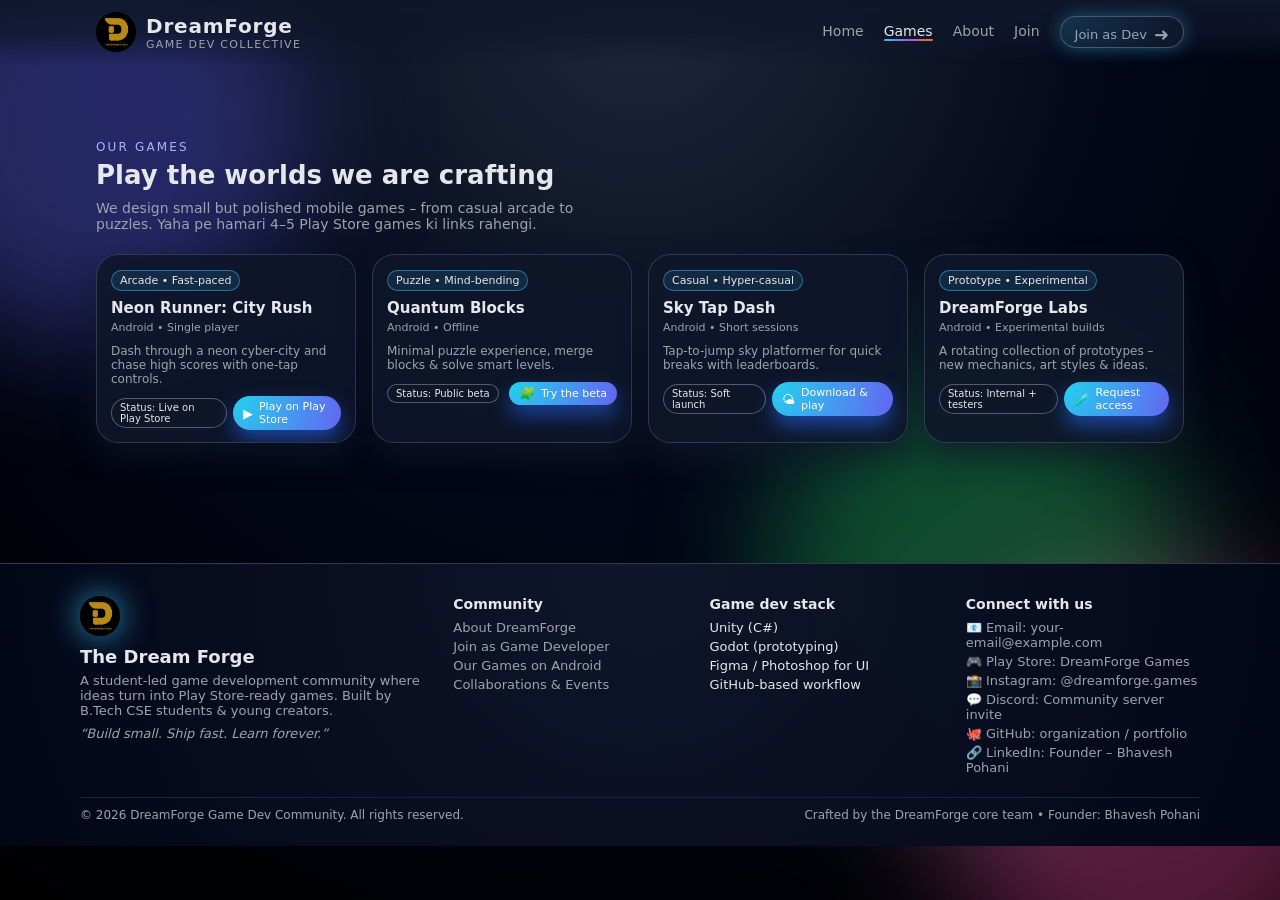
<file: games.html>
<!DOCTYPE html>
<html lang="en">
<head>
  <meta charset="UTF-8">
  <title>DreamForge - Games</title>
  <link rel="stylesheet" href="style.css">
</head>
<body>

  <div class="bg-orbit" aria-hidden="true">
    <div class="bg-blob"></div>
    <div class="bg-blob"></div>
    <div class="bg-blob"></div>
  </div>

 <header class="navbar">
  <div class="nav-inner">
    <!-- LEFT : LOGO + TEXT -->
    <div class="brand">
      <div class="brand-logo">
        <img src="img.jpg" alt="The Dream Forge logo">
      </div>
      <div>
        <div class="brand-text-main">DreamForge</div>
        <div class="brand-text-sub">Game Dev Collective</div>
      </div>
    </div>

    <!-- RIGHT : NAV LINKS -->
    <nav class="nav-links">
      <a href="index.html" >Home</a>
      <a href="games.html" class="active">Games</a>
      <a href="about.html">About</a>
      <a href="join.html">Join</a>
      <a class="nav-cta" href="join.html">
        Join as Dev
        <span>➜</span>
      </a>
    </nav>
  </div>
</header>


  <main class="container">
    <!-- PANEL: GAMES -->
    <section id="games" class="panel">
      <div class="section-label">Our Games</div>
      <div class="section-title">Play the worlds we are crafting</div>
      <div class="section-sub">
        We design small but polished mobile games – from casual arcade to puzzles.
        Yaha pe hamari 4–5 Play Store games ki links rahengi.
      </div>

      <div class="games-grid">
        <!-- GAME 1 -->
        <article class="game-card">
          <div class="game-tag">Arcade • Fast-paced</div>
          <h3 class="game-title">Neon Runner: City Rush</h3>
          <div class="game-meta">Android • Single player</div>
          <p class="game-desc">
            Dash through a neon cyber-city and chase high scores with one-tap controls.
          </p>
          <div class="game-footer">
            <div class="pill-small">Status: Live on Play Store</div>
            <a class="btn-mini" href="YOUR_PLAY_STORE_LINK_1" target="_blank" rel="noopener">
              <span>▶</span> Play on Play Store
            </a>
          </div>
        </article>

        <!-- GAME 2 -->
        <article class="game-card">
          <div class="game-tag">Puzzle • Mind-bending</div>
          <h3 class="game-title">Quantum Blocks</h3>
          <div class="game-meta">Android • Offline</div>
          <p class="game-desc">
            Minimal puzzle experience, merge blocks & solve smart levels.
          </p>
          <div class="game-footer">
            <div class="pill-small">Status: Public beta</div>
            <a class="btn-mini" href="YOUR_PLAY_STORE_LINK_2" target="_blank" rel="noopener">
              <span>🧩</span> Try the beta
            </a>
          </div>
        </article>

        <!-- GAME 3 -->
        <article class="game-card">
          <div class="game-tag">Casual • Hyper-casual</div>
          <h3 class="game-title">Sky Tap Dash</h3>
          <div class="game-meta">Android • Short sessions</div>
          <p class="game-desc">
            Tap-to-jump sky platformer for quick breaks with leaderboards.
          </p>
          <div class="game-footer">
            <div class="pill-small">Status: Soft launch</div>
            <a class="btn-mini" href="YOUR_PLAY_STORE_LINK_3" target="_blank" rel="noopener">
              <span>🌤</span> Download & play
            </a>
          </div>
        </article>

        <!-- GAME 4 -->
        <article class="game-card">
          <div class="game-tag">Prototype • Experimental</div>
          <h3 class="game-title">DreamForge Labs</h3>
          <div class="game-meta">Android • Experimental builds</div>
          <p class="game-desc">
            A rotating collection of prototypes – new mechanics, art styles & ideas.
          </p>
          <div class="game-footer">
            <div class="pill-small">Status: Internal + testers</div>
            <a class="btn-mini" href="YOUR_PLAY_STORE_LINK_4" target="_blank" rel="noopener">
              <span>🧪</span> Request access
            </a>
          </div>
        </article>
      </div>
    </section>
  </main>
  <!-- BIG FOOTER (reused on all pages) -->
  <!-- BIG FOOTER (single instance) -->
<footer class="site-footer">
  <div class="footer-inner">
    <div class="footer-col footer-brand-col">
      <div class="brand-logo footer-logo">
        <img src="img.jpg" alt="The Dream Forge logo">
      </div>
      <h3>The Dream Forge</h3>
      <p>
        A student-led game development community where ideas turn into
        Play Store-ready games. Built by B.Tech CSE students & young creators.
      </p>
      <p class="footer-tagline">“Build small. Ship fast. Learn forever.”</p>
    </div>

    <div class="footer-col">
      <h4>Community</h4>
      <ul>
        <li><a href="about.html">About DreamForge</a></li>
        <li><a href="join.html">Join as Game Developer</a></li>
        <li><a href="games.html">Our Games on Android</a></li>
        <li><a href="contact.html">Collaborations & Events</a></li>
      </ul>
    </div>

    <div class="footer-col">
      <h4>Game dev stack</h4>
      <ul>
        <li>Unity (C#)</li>
        <li>Godot (prototyping)</li>
        <li>Figma / Photoshop for UI</li>
        <li>GitHub-based workflow</li>
      </ul>
    </div>

    <div class="footer-col">
      <h4>Connect with us</h4>
      <ul>
        <li><a href="mailto:your-email@example.com">📧 Email: your-email@example.com</a></li>
        <li><a href="#" target="_blank">🎮 Play Store: DreamForge Games</a></li>
        <li><a href="#" target="_blank">📸 Instagram: @dreamforge.games</a></li>
        <li><a href="#" target="_blank">💬 Discord: Community server invite</a></li>
        <li><a href="#" target="_blank">🐙 GitHub: organization / portfolio</a></li>
        <li><a href="#" target="_blank">🔗 LinkedIn: Founder – Bhavesh Pohani</a></li>
      </ul>
    </div>
  </div>

  <div class="footer-bottom">
    <span>© <span id="year"></span> DreamForge Game Dev Community. All rights reserved.</span>
    <span>Crafted by the DreamForge core team • Founder: Bhavesh Pohani</span>
  </div>
</footer>


  <script src="script.js"></script>
</body>
</html>
</file>
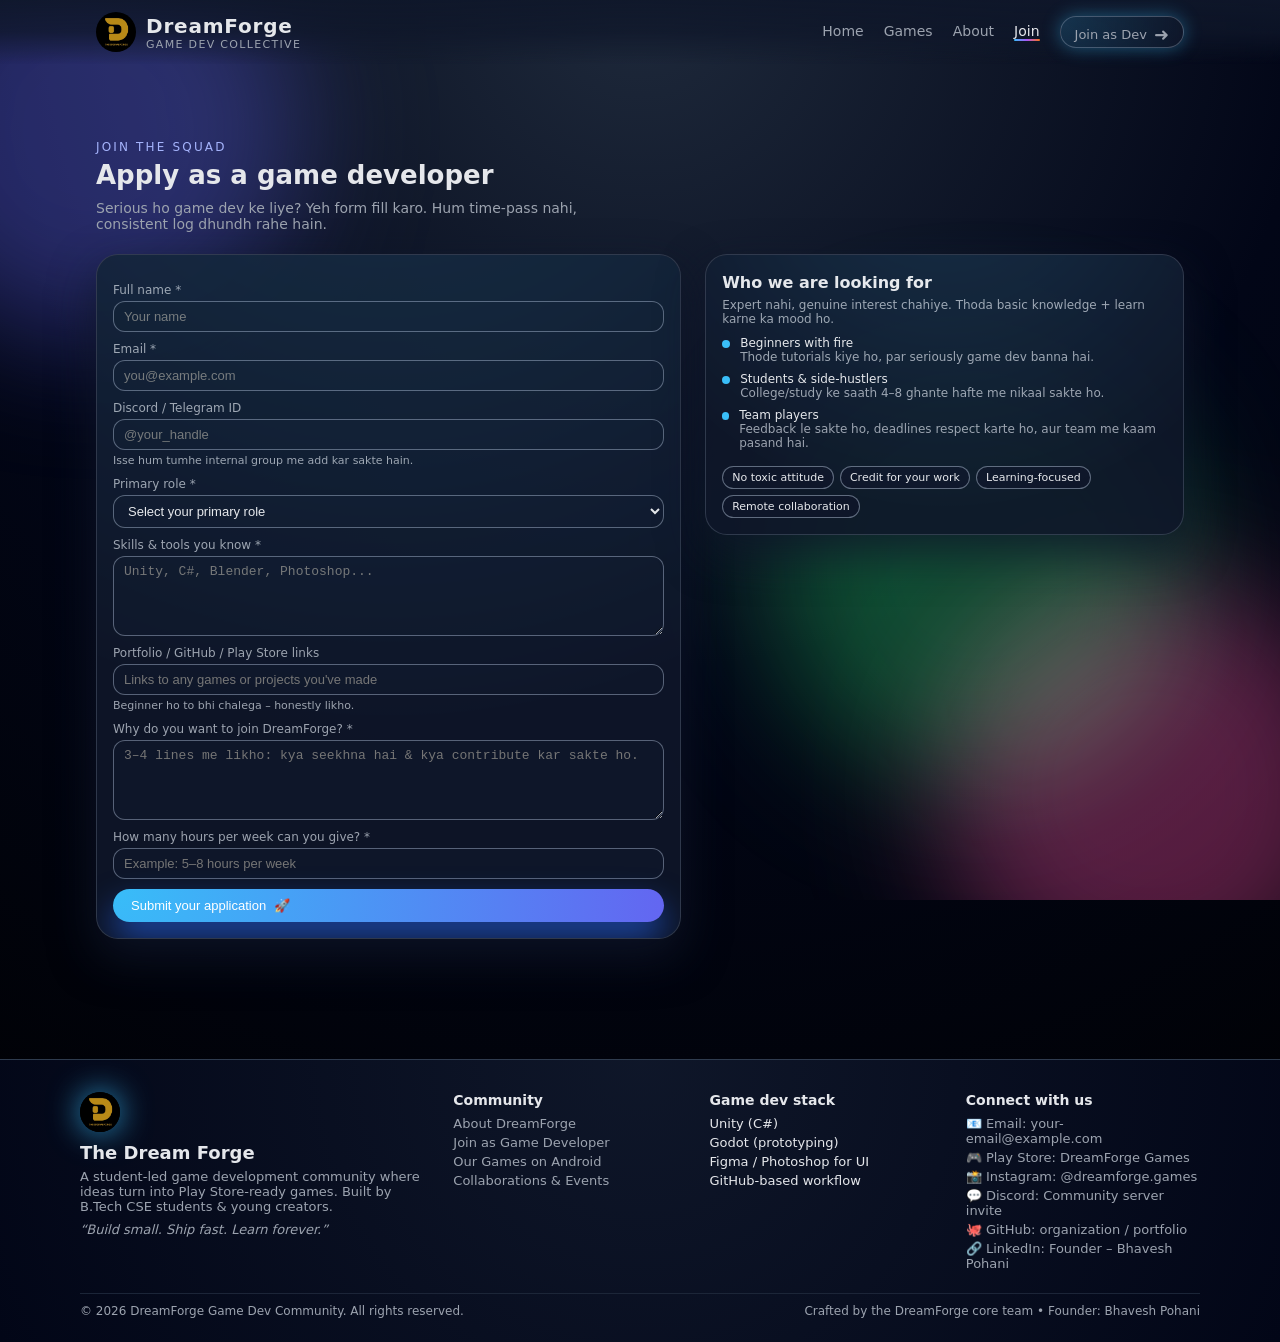
<file: join.html>
<!DOCTYPE html>
<html lang="en">
<head>
  <meta charset="UTF-8">
  <title>Join DreamForge</title>
  <link rel="stylesheet" href="style.css">
</head>
<body>

  <div class="bg-orbit" aria-hidden="true">
    <div class="bg-blob"></div>
    <div class="bg-blob"></div>
    <div class="bg-blob"></div>
  </div>

  <header class="navbar">
  <div class="nav-inner">
    <!-- LEFT : LOGO + TEXT -->
    <div class="brand">
      <div class="brand-logo">
        <img src="img.jpg" alt="The Dream Forge logo">
      </div>
      <div>
        <div class="brand-text-main">DreamForge</div>
        <div class="brand-text-sub">Game Dev Collective</div>
      </div>
    </div>

    <!-- RIGHT : NAV LINKS -->
    <nav class="nav-links">
      <a href="index.html" >Home</a>
      <a href="games.html">Games</a>
      <a href="about.html">About</a>
      <a href="join.html" class="active">Join</a>
      <a class="nav-cta" href="join.html">
        Join as Dev
        <span>➜</span>
      </a>
    </nav>
  </div>
</header>


  <main class="container">
    <!-- PANEL: JOIN / APPLY -->
    <section id="join" class="panel">
      <div class="section-label">Join the Squad</div>
      <div class="section-title">Apply as a game developer</div>
      <div class="section-sub">
        Serious ho game dev ke liye? Yeh form fill karo. Hum time-pass nahi, 
        consistent log dhundh rahe hain.
      </div>

      <div class="form-grid">
        <article class="card">
          <div class="card-highlight"></div>
          <form id="join-form" class="form" onsubmit="return false;">
            <div class="field">
              <label for="name">Full name *</label>
              <input id="name" name="name" placeholder="Your name" required />
              <div class="error" id="error-name">Please enter your name.</div>
            </div>

            <div class="field">
              <label for="email">Email *</label>
              <input id="email" name="email" type="email" placeholder="you@example.com" required />
              <div class="error" id="error-email">Please enter a valid email.</div>
            </div>

            <div class="field">
              <label for="discord">Discord / Telegram ID</label>
              <input id="discord" name="discord" placeholder="@your_handle" />
              <div class="hint">Isse hum tumhe internal group me add kar sakte hain.</div>
            </div>

            <div class="field">
              <label for="role">Primary role *</label>
              <select id="role" name="role" required>
                <option value="">Select your primary role</option>
                <option value="game-dev">Game Developer (Unity / Unreal / Godot)</option>
                <option value="programmer">Programmer (C#, C++, scripting)</option>
                <option value="designer">Game Designer / Level Designer</option>
                <option value="artist">2D/3D Artist / UI Artist</option>
                <option value="sound">Sound / Music</option>
                <option value="other">Other – I just love games</option>
              </select>
              <div class="error" id="error-role">Please select a role.</div>
            </div>

            <div class="field">
              <label for="skills">Skills & tools you know *</label>
              <textarea id="skills" name="skills" placeholder="Unity, C#, Blender, Photoshop..."></textarea>
              <div class="error" id="error-skills">Please write a few lines about your skills.</div>
            </div>

            <div class="field">
              <label for="portfolio">Portfolio / GitHub / Play Store links</label>
              <input id="portfolio" name="portfolio" placeholder="Links to any games or projects you've made" />
              <div class="hint">Beginner ho to bhi chalega – honestly likho.</div>
            </div>

            <div class="field">
              <label for="reason">Why do you want to join DreamForge? *</label>
              <textarea
                id="reason"
                name="reason"
                placeholder="3–4 lines me likho: kya seekhna hai & kya contribute kar sakte ho."
              ></textarea>
              <div class="error" id="error-reason">Please share your reason in a few lines.</div>
            </div>

            <div class="field">
              <label for="time">How many hours per week can you give? *</label>
              <input id="time" name="time" placeholder="Example: 5–8 hours per week" />
              <div class="error" id="error-time">Please mention a realistic time commitment.</div>
            </div>

            <button class="btn btn-primary" id="submit-btn" type="submit">
              Submit your application
              <span>🚀</span>
            </button>
            <div class="success-msg" id="success-msg">
              Front-end se form submit ho gaya. Ab isko Google Sheet / backend se connect karna hai responses save karne ke liye.
            </div>
          </form>
        </article>

        <article class="card">
          <div class="card-highlight"></div>
          <h3 class="card-title">Who we are looking for</h3>
          <p class="card-sub">
            Expert nahi, genuine interest chahiye. Thoda basic knowledge + learn karne ka mood ho.
          </p>

          <div class="timeline">
            <div class="timeline-item">
              <div class="timeline-dot"></div>
              <div>
                <div class="timeline-label">Beginners with fire</div>
                <div>Thode tutorials kiye ho, par seriously game dev banna hai.</div>
              </div>
            </div>
            <div class="timeline-item">
              <div class="timeline-dot"></div>
              <div>
                <div class="timeline-label">Students & side-hustlers</div>
                <div>College/study ke saath 4–8 ghante hafte me nikaal sakte ho.</div>
              </div>
            </div>
            <div class="timeline-item">
              <div class="timeline-dot"></div>
              <div>
                <div class="timeline-label">Team players</div>
                <div>Feedback le sakte ho, deadlines respect karte ho, aur team me kaam pasand hai.</div>
              </div>
            </div>
          </div>

          <div class="badge-row" style="margin-top: 16px;">
            <div class="badge">No toxic attitude</div>
            <div class="badge">Credit for your work</div>
            <div class="badge">Learning-focused</div>
            <div class="badge">Remote collaboration</div>
          </div>
        </article>
      </div>
    </section>
  </main>
  <!-- BIG FOOTER (reused on all pages) -->
 <!-- BIG FOOTER (single instance) -->
<footer class="site-footer">
  <div class="footer-inner">
    <div class="footer-col footer-brand-col">
      <div class="brand-logo footer-logo">
        <img src="img.jpg" alt="The Dream Forge logo">
      </div>
      <h3>The Dream Forge</h3>
      <p>
        A student-led game development community where ideas turn into
        Play Store-ready games. Built by B.Tech CSE students & young creators.
      </p>
      <p class="footer-tagline">“Build small. Ship fast. Learn forever.”</p>
    </div>

    <div class="footer-col">
      <h4>Community</h4>
      <ul>
        <li><a href="about.html">About DreamForge</a></li>
        <li><a href="join.html">Join as Game Developer</a></li>
        <li><a href="games.html">Our Games on Android</a></li>
        <li><a href="contact.html">Collaborations & Events</a></li>
      </ul>
    </div>

    <div class="footer-col">
      <h4>Game dev stack</h4>
      <ul>
        <li>Unity (C#)</li>
        <li>Godot (prototyping)</li>
        <li>Figma / Photoshop for UI</li>
        <li>GitHub-based workflow</li>
      </ul>
    </div>

    <div class="footer-col">
      <h4>Connect with us</h4>
      <ul>
        <li><a href="mailto:your-email@example.com">📧 Email: your-email@example.com</a></li>
        <li><a href="#" target="_blank">🎮 Play Store: DreamForge Games</a></li>
        <li><a href="#" target="_blank">📸 Instagram: @dreamforge.games</a></li>
        <li><a href="#" target="_blank">💬 Discord: Community server invite</a></li>
        <li><a href="#" target="_blank">🐙 GitHub: organization / portfolio</a></li>
        <li><a href="#" target="_blank">🔗 LinkedIn: Founder – Bhavesh Pohani</a></li>
      </ul>
    </div>
  </div>

  <div class="footer-bottom">
    <span>© <span id="year"></span> DreamForge Game Dev Community. All rights reserved.</span>
    <span>Crafted by the DreamForge core team • Founder: Bhavesh Pohani</span>
  </div>
</footer>

  <script src="script.js"></script>
</body>
</html>
</file>
<file: style.css>
:root {
  --bg-dark: #050816;
  --bg-card: rgba(15, 23, 42, 0.9);
  --accent: #6366f1;
  --accent-soft: rgba(99, 102, 241, 0.2);
  --text-main: #e5e7eb;
  --text-muted: #9ca3af;
  --danger: #f97373;
  --success: #22c55e;
  --border-subtle: rgba(148, 163, 184, 0.25);
  --radius-xl: 22px;
  --shadow-soft: 0 18px 45px rgba(15, 23, 42, 0.8);
}

* {
  margin: 0;
  padding: 0;
  box-sizing: border-box;
  scroll-behavior: smooth;
}

body {
  font-family: system-ui, -apple-system, BlinkMacSystemFont, "Segoe UI", sans-serif;
  background: radial-gradient(circle at top, #1e293b 0, #020617 45%, #000 100%);
  color: var(--text-main);
  min-height: 100vh;
  overflow-x: hidden;
  position: relative;
}

/* Animated background blobs */
.bg-orbit {
  position: fixed;
  inset: 0;
  z-index: -1;
  overflow: hidden;
  pointer-events: none;
}

.bg-blob {
  position: absolute;
  width: 420px;
  height: 420px;
  border-radius: 999px;
  filter: blur(60px);
  opacity: 0.36;
  mix-blend-mode: screen;
  animation: float 18s ease-in-out infinite alternate;
}

.bg-blob:nth-child(1) {
  background: #6366f1;
  top: -80px;
  left: -120px;
}

.bg-blob:nth-child(2) {
  background: #ec4899;
  bottom: -100px;
  right: -80px;
  animation-delay: 4s;
}

.bg-blob:nth-child(3) {
  background: #22c55e;
  top: 40%;
  left: 60%;
  animation-delay: 8s;
}

@keyframes float {
  0% {
    transform: translate3d(0, 0, 0) scale(1);
  }
  100% {
    transform: translate3d(40px, -30px, 0) scale(1.1);
  }
}

/* Layout */
.container {
  max-width: 1120px;
  margin: 0 auto;
  padding: 20px 16px 80px;
}

/* Navbar */
.navbar {
  position: sticky;
  top: 0;
  backdrop-filter: blur(20px);
  background: linear-gradient(
    to bottom,
    rgba(15, 23, 42, 0.92),
    rgba(15, 23, 42, 0.75),
    transparent
  );
  z-index: 40;
}

.nav-inner {
  max-width: 1120px;
  margin: 0 auto;
  padding: 12px 16px;
  display: flex;
  align-items: center;
  justify-content: space-between;
  gap: 12px;
}

.brand {
  display: flex;
  align-items: center;
  gap: 10px;
}

.brand-logo {
  width: 40px;              /* circle size – chaahe to 34px kar sakte ho */
  height: 40px;
  border-radius: 999px;     /* full circle */
  background: #000;         /* black background – logo ka bg match karega */
  display: flex;
  align-items: center;
  justify-content: center;
  overflow: hidden;         /* image circle ke andar hi रहे */
}

/* image inside logo */
.brand-logo img {
  width: 100%;
  height: 100%;
  object-fit: cover;        /* image ko nicely crop karega */
  display: block;
}


.brand-text-main {
  font-size: 20px;
  font-weight: 700;
  letter-spacing: 0.04em;
}

.brand-text-sub {
  font-size: 11px;
  color: var(--text-muted);
  letter-spacing: 0.12em;
  text-transform: uppercase;
}

.nav-links {
  display: flex;
  align-items: center;
  gap: 20px;
  font-size: 14px;
}

.nav-links a {
  text-decoration: none;
  color: var(--text-muted);
  position: relative;
  padding-bottom: 2px;
}

.nav-links a::after {
  content: "";
  position: absolute;
  left: 0;
  bottom: 0;
  width: 0;
  height: 2px;
  border-radius: 999px;
  background: linear-gradient(to right, #38bdf8, #a855f7, #f97316);
  transition: width 0.22s ease-out;
}

.nav-links a:hover {
  color: #e5e7eb;
}

.nav-links a:hover::after {
  width: 100%;
}

/* active link for current page */
.nav-links a.active {
  color: #e5e7eb;
}

.nav-links a.active::after {
  width: 100%;
}

.nav-cta {
  padding: 7px 14px;
  border-radius: 999px;
  border: 1px solid rgba(148, 163, 184, 0.4);
  background: radial-gradient(circle at top left, rgba(56, 189, 248, 0.18), rgba(15, 23, 42, 0.92));
  font-size: 13px;
  text-decoration: none;
  color: #e5e7eb;
  display: inline-flex;
  align-items: center;
  gap: 7px;
  box-shadow: 0 0 18px rgba(56, 189, 248, 0.4);
}

.nav-cta span {
  font-size: 18px;
}

/* Sections */
section {
  margin-top: 56px;
}

.section-label {
  font-size: 12px;
  text-transform: uppercase;
  letter-spacing: 0.18em;
  color: #a5b4fc;
  margin-bottom: 6px;
}

.section-title {
  font-size: 26px;
  font-weight: 700;
  margin-bottom: 10px;
}

.section-sub {
  font-size: 14px;
  color: var(--text-muted);
  max-width: 520px;
}

/* Hero */
.hero {
  display: grid;
  grid-template-columns: minmax(0, 1.1fr) minmax(0, 1fr);
  gap: 32px;
  align-items: center;
  margin-top: 38px;
}

.hero-kicker {
  font-size: 12px;
  color: var(--text-muted);
  text-transform: uppercase;
  letter-spacing: 0.18em;
  margin-bottom: 12px;
}

.hero-title {
  font-size: clamp(32px, 4vw, 40px);
  line-height: 1.1;
  font-weight: 800;
  margin-bottom: 12px;
}

.hero-title span {
  background: linear-gradient(to right, #38bdf8, #a855f7, #f97316);
  -webkit-background-clip: text;
  color: transparent;
}

.hero-tagline {
  font-size: 14px;
  color: var(--text-muted);
  max-width: 460px;
  margin-bottom: 18px;
}

.hero-pills {
  display: flex;
  flex-wrap: wrap;
  gap: 8px;
  margin-bottom: 20px;
}

.pill {
  padding: 5px 10px;
  border-radius: 999px;
  font-size: 11px;
  border: 1px solid rgba(148, 163, 184, 0.3);
  background: rgba(15, 23, 42, 0.85);
}

.pill-dot {
  display: inline-block;
  width: 6px;
  height: 6px;
  border-radius: 999px;
  margin-right: 6px;
  background: #22c55e;
  box-shadow: 0 0 8px rgba(34, 197, 94, 0.9);
}

.hero-actions {
  display: flex;
  flex-wrap: wrap;
  gap: 10px;
  margin-bottom: 16px;
}

.btn {
  border-radius: 999px;
  padding: 9px 18px;
  font-size: 13px;
  border: none;
  cursor: pointer;
  display: inline-flex;
  align-items: center;
  gap: 8px;
  text-decoration: none;
  transition: transform 0.15s ease-out, box-shadow 0.15s ease-out, background 0.2s ease-out;
}

.btn-primary {
  background: radial-gradient(circle at top left, #38bdf8, #6366f1);
  color: white;
  box-shadow: 0 16px 32px rgba(37, 99, 235, 0.65);
}

.btn-outline {
  background: rgba(15, 23, 42, 0.8);
  border: 1px solid rgba(148, 163, 184, 0.5);
  color: var(--text-main);
}

.btn:hover {
  transform: translateY(-1px);
  box-shadow: 0 10px 26px rgba(15, 23, 42, 0.85);
}

.helper-text {
  font-size: 12px;
  color: var(--text-muted);
}

/* Hero visual card */
.hero-visual {
  position: relative;
  padding: 16px;
}

.hero-card {
  position: relative;
  border-radius: var(--radius-xl);
  padding: 18px 18px 14px;
  background: radial-gradient(circle at top, rgba(30, 64, 175, 0.7), rgba(15, 23, 42, 0.96));
  box-shadow: var(--shadow-soft);
  overflow: hidden;
  border: 1px solid rgba(148, 163, 184, 0.35);
  backdrop-filter: blur(18px);
}

.hero-card-header {
  display: flex;
  align-items: center;
  justify-content: space-between;
  margin-bottom: 12px;
}

.hero-chip {
  padding: 4px 10px;
  border-radius: 999px;
  font-size: 11px;
  background: rgba(15, 23, 42, 0.75);
  border: 1px solid rgba(148, 163, 184, 0.35);
}

.hero-chip span {
  font-size: 15px;
  margin-right: 6px;
}

.hero-badge {
  font-size: 11px;
  padding: 3px 9px;
  border-radius: 999px;
  background: rgba(22, 163, 74, 0.1);
  border: 1px solid rgba(22, 163, 74, 0.4);
  color: #bbf7d0;
}

.code-lines {
  margin-top: 6px;
  border-radius: 16px;
  padding: 12px 12px 10px;
  background: rgba(15, 23, 42, 0.82);
  border: 1px solid rgba(30, 64, 175, 0.7);
  font-family: "JetBrains Mono", ui-monospace, Menlo, Monaco, Consolas, "Liberation Mono", "Courier New", monospace;
  font-size: 11px;
  position: relative;
  overflow: hidden;
}

.code-lines::before {
  content: "";
  position: absolute;
  inset: 0;
  background: linear-gradient(120deg, transparent, rgba(56, 189, 248, 0.16), transparent);
  mix-blend-mode: screen;
  opacity: 0;
  animation: shimmer 3.6s ease-in-out infinite;
}

@keyframes shimmer {
  0%, 60%, 100% {
    opacity: 0;
    transform: translateX(-80%);
  }
  20% {
    opacity: 1;
    transform: translateX(80%);
  }
}

.code-line {
  display: flex;
  gap: 6px;
  margin-bottom: 3px;
}

.code-line span {
  opacity: 0.75;
}

.code-comment {
  color: #6b7280;
}

.code-key {
  color: #38bdf8;
}

.code-str {
  color: #a855f7;
}

.code-fn {
  color: #22c55e;
}

.code-num {
  color: #facc15;
}

.hero-stats {
  display: flex;
  gap: 10px;
  margin-top: 10px;
  flex-wrap: wrap;
}

.hero-stat {
  flex: 1;
  min-width: 120px;
  border-radius: 14px;
  padding: 8px 10px;
  background: rgba(15, 23, 42, 0.82);
  border: 1px solid rgba(148, 163, 184, 0.35);
  font-size: 11px;
}

.hero-stat-label {
  color: var(--text-muted);
  margin-bottom: 3px;
}

.hero-stat-value {
  font-size: 15px;
  font-weight: 600;
}

.orbit-ring {
  position: absolute;
  inset: -16px;
  border-radius: 999px;
  border: 1px dashed rgba(148, 163, 184, 0.25);
  opacity: 0.8;
  animation: spin 36s linear infinite;
}

@keyframes spin {
  to {
    transform: rotate(360deg);
  }
}

.orbit-dot {
  position: absolute;
  width: 8px;
  height: 8px;
  border-radius: 999px;
  background: #38bdf8;
  box-shadow: 0 0 16px rgba(56, 189, 248, 0.8);
  top: 18%;
  right: 12%;
}


/* Games grid */
.games-grid {
  margin-top: 22px;
  display: grid;
  grid-template-columns: repeat(auto-fit, minmax(220px, 1fr));
  gap: 16px;
}

.game-card {
  border-radius: var(--radius-xl);
  padding: 14px 14px 12px;
  background: var(--bg-card);
  border: 1px solid var(--border-subtle);
  box-shadow: 0 14px 30px rgba(15, 23, 42, 0.7);
  position: relative;
  overflow: hidden;
}

.game-tag {
  font-size: 11px;
  padding: 3px 8px;
  border-radius: 999px;
  background: rgba(56, 189, 248, 0.12);
  border: 1px solid rgba(56, 189, 248, 0.5);
  display: inline-block;
  margin-bottom: 8px;
}

.game-title {
  font-size: 15px;
  font-weight: 600;
  margin-bottom: 4px;
}

.game-meta {
  font-size: 11px;
  color: var(--text-muted);
  margin-bottom: 10px;
}

.game-desc {
  font-size: 12px;
  color: var(--text-muted);
  margin-bottom: 10px;
}

.game-footer {
  display: flex;
  justify-content: space-between;
  align-items: center;
  gap: 6px;
}

.pill-small {
  font-size: 10px;
  padding: 3px 8px;
  border-radius: 999px;
  border: 1px solid rgba(148, 163, 184, 0.5);
  background: rgba(15, 23, 42, 0.9);
}

.btn-mini {
  font-size: 11px;
  padding: 4px 10px;
  border-radius: 999px;
  border: none;
  text-decoration: none;
  background: radial-gradient(circle at top left, #22d3ee, #6366f1);
  color: white;
  display: inline-flex;
  align-items: center;
  gap: 6px;
  box-shadow: 0 10px 20px rgba(37, 99, 235, 0.6);
}

.btn-mini span {
  font-size: 13px;
}

/* Home page featured games layout */
.games-grid-home {
  margin-top: 22px;
  display: grid;
  grid-template-columns: minmax(0, 1fr);
  gap: 18px;
}

/* Only home cards with video get this layout */
.game-card-home {
  display: grid;
  grid-template-columns: minmax(0, 1.1fr) minmax(0, 1.3fr);
  gap: 14px;
  align-items: stretch;
}

.game-video {
  border-radius: var(--radius-xl);
  overflow: hidden;
  background: #020617;
  border: 1px solid rgba(148, 163, 184, 0.4);
  box-shadow: 0 10px 26px rgba(15, 23, 42, 0.9);
}

.game-video video {
  width: 100%;
  height: 100%;
  display: block;
  object-fit: cover;
}

.game-info {
  display: flex;
  flex-direction: column;
  justify-content: space-between;
}

/* Mobile: stack video on top */
@media (max-width: 768px) {
  .game-card-home {
    grid-template-columns: minmax(0, 1fr);
  }

  .game-video {
    max-height: 220px;
  }
}

/* About / Founder */
.two-col {
  display: grid;
  grid-template-columns: minmax(0, 1.1fr) minmax(0, 0.9fr);
  gap: 24px;
  margin-top: 22px;
}

.card {
  border-radius: var(--radius-xl);
  padding: 18px 16px 16px;
  background: var(--bg-card);
  border: 1px solid var(--border-subtle);
  box-shadow: var(--shadow-soft);
  position: relative;
  overflow: hidden;
}

.card-highlight {
  position: absolute;
  inset: -40%;
  opacity: 0.16;
  background: radial-gradient(circle at top, #38bdf8, transparent 55%);
  mix-blend-mode: screen;
  pointer-events: none;
}

.card-title {
  font-size: 16px;
  font-weight: 600;
  margin-bottom: 6px;
}

.card-sub {
  font-size: 12px;
  color: var(--text-muted);
  margin-bottom: 10px;
}

.list {
  list-style: none;
  margin-top: 6px;
  font-size: 13px;
  color: var(--text-muted);
}

.list li {
  display: flex;
  gap: 8px;
  margin-bottom: 6px;
}

.list li::before {
  content: "◆";
  font-size: 9px;
  margin-top: 4px;
  color: #a855f7;
}

.badge-row {
  display: flex;
  flex-wrap: wrap;
  gap: 6px;
  margin-top: 10px;
}

.badge {
  font-size: 11px;
  padding: 4px 9px;
  border-radius: 999px;
  border: 1px solid rgba(148, 163, 184, 0.6);
  background: rgba(15, 23, 42, 0.96);
}

.founder-header {
  display: flex;
  align-items: center;
  gap: 10px;
  margin-bottom: 10px;
}

.avatar {
  width: 42px;
  height: 42px;
  border-radius: 999px;
  background: radial-gradient(circle at 20% 20%, #22c55e, #3b82f6);
  display: flex;
  align-items: center;
  justify-content: center;
  font-weight: 700;
  font-size: 18px;
  box-shadow: 0 0 30px rgba(34, 197, 94, 0.8);
}

.founder-name {
  font-size: 15px;
  font-weight: 600;
}

.founder-role {
  font-size: 12px;
  color: var(--text-muted);
}

.founder-tagline {
  font-size: 12px;
  color: var(--text-muted);
  margin-bottom: 10px;
}

/* Tools / stack cards on About page */
.tools-section {
  margin-top: 48px;
}

.tool-grid {
  margin-top: 22px;
  display: grid;
  grid-template-columns: repeat(auto-fit, minmax(200px, 1fr));
  gap: 18px;
}

.tool-card {
  background: var(--bg-card);
  border-radius: var(--radius-xl);
  border: 1px solid var(--border-subtle);
  padding: 14px 14px 12px;
  box-shadow: var(--shadow-soft);
  display: flex;
  align-items: flex-start;
  gap: 10px;
}

.tool-icon {
  width: 40px;
  height: 40px;
  border-radius: 14px;
  overflow: hidden;
  background: #020617;
  display: flex;
  align-items: center;
  justify-content: center;
}

.tool-icon img {
  width: 100%;
  height: 100%;
  object-fit: contain;
}

.tool-card h3 {
  font-size: 14px;
  margin-bottom: 4px;
}

.tool-card p {
  font-size: 12px;
  color: var(--text-muted);
}

.tool-tag {
  font-size: 11px;
  color: var(--text-muted);
  margin-top: 2px;
}

/* Join form */
.form-grid {
  display: grid;
  grid-template-columns: minmax(0, 1.1fr) minmax(0, 0.9fr);
  gap: 24px;
  margin-top: 22px;
  align-items: flex-start;
}

.form {
  display: grid;
  gap: 10px;
  margin-top: 10px;
}

.field {
  display: flex;
  flex-direction: column;
  gap: 4px;
}

label {
  font-size: 12px;
  color: var(--text-muted);
}

input,
textarea,
select {
  border-radius: 12px;
  border: 1px solid rgba(148, 163, 184, 0.55);
  background: rgba(15, 23, 42, 0.95);
  padding: 7px 10px;
  font-size: 13px;
  color: var(--text-main);
  outline: none;
  transition: border 0.15s ease-out, box-shadow 0.15s ease-out, background 0.15s ease-out;
}

input:focus,
textarea:focus,
select:focus {
  border-color: #38bdf8;
  box-shadow: 0 0 0 1px rgba(56, 189, 248, 0.6);
  background: rgba(15, 23, 42, 0.98);
}

textarea {
  resize: vertical;
  min-height: 80px;
}

.hint {
  font-size: 11px;
  color: var(--text-muted);
}

.error {
  font-size: 11px;
  color: var(--danger);
  display: none;
}

.success-msg {
  font-size: 12px;
  color: var(--success);
  display: none;
  margin-top: 6px;
}

.timeline {
  margin-top: 10px;
  font-size: 12px;
  color: var(--text-muted);
}

.timeline-item {
  display: flex;
  gap: 10px;
  margin-bottom: 8px;
}

.timeline-dot {
  width: 8px;
  height: 8px;
  border-radius: 999px;
  margin-top: 4px;
  background: #38bdf8;
}

.timeline-label {
  font-weight: 500;
  font-size: 12px;
  color: #e5e7eb;
}

/* BIG FOOTER */ 
.site-footer { 
  margin-top: 40px; 
  padding: 32px 24px 24px; 
  background: radial-gradient(circle at top, rgba(15, 23, 42, 0.98), #020617);
  border-top: 1px solid rgba(51, 65, 85, 0.9); 
} 
.footer-inner { 
  max-width: 1120px; margin: 0 auto 18px; display: grid; grid-template-columns: minmax(0, 1.2fr) repeat(3, minmax(0, 0.8fr)); gap: 22px; } .footer-col h4 { font-size: 14px; margin-bottom: 8px; } .footer-col ul { list-style: none; padding-left: 0; font-size: 13px; } .footer-col ul li { margin-bottom: 4px; } .footer-col ul li a { color: var(--text-muted); text-decoration: none; } .footer-col ul li a:hover { color: #e5e7eb; } .footer-brand-col h3 { font-size: 18px; margin-bottom: 6px; } .footer-brand-col p { font-size: 13px; color: var(--text-muted); } .footer-tagline { margin-top: 8px; font-style: italic; } .footer-logo { margin-bottom: 10px; box-shadow: 0 0 32px rgba(56, 189, 248, 0.8); } .footer-bottom { max-width: 1120px; margin: 0 auto; border-top: 1px solid rgba(30, 41, 59, 0.9); padding-top: 10px; font-size: 12px; color: var(--text-muted); display: flex; flex-wrap: wrap; justify-content: space-between; gap: 6px; } /* Footer responsive */ @media (max-width: 900px) { .footer-inner { grid-template-columns: minmax(0, 1.4fr) minmax(0, 1fr); } }

/* Responsive */
@media (max-width: 900px) {
  .hero,
  .two-col,
  .form-grid {
    grid-template-columns: minmax(0, 1fr);
  }

  .hero-visual {
    order: -1;
  }
}

@media (max-width: 640px) {
  .nav-links {
    flex-wrap: wrap;
    justify-content: flex-end;
  }
  .hero {
    margin-top: 26px;
  }
}

.full-bleed {
  width: 100vw;
  position: relative;
  left: 50%;
  margin-left: -50vw;
  margin-right: -50vw;
  box-sizing: border-box;

  padding-left: calc((100vw - 1120px) / 2 + 20px);
  padding-right: calc((100vw - 1120px) / 2 + 20px);

  background: linear-gradient(180deg, rgba(15,23,42,0.92), rgba(2,6,23,0.85));
  border-top: 1px solid rgba(148,163,184,0.04);
  border-bottom: 1px solid rgba(148,163,184,0.04);

  /* NEW: create new stacking context so background/overlap won't bleed into siblings */
  isolation: isolate;
  z-index: 0;

  /* NEW: ensure there's clear spacing for next elements (footer etc.) */
  padding-bottom: 48px; /* tweak as needed */
}

/* ensure the inner constraint wrapper exists */
.full-bleed > .container-inner {
  max-width: 1120px;
  margin: 0 auto;
}

/* fallback for small screens */
@media (max-width:1120px){
  .full-bleed {
    left:0; right:0; width:100%; margin-left:0; margin-right:0;
    padding-left:20px; padding-right:20px;
  }
}
</file>
